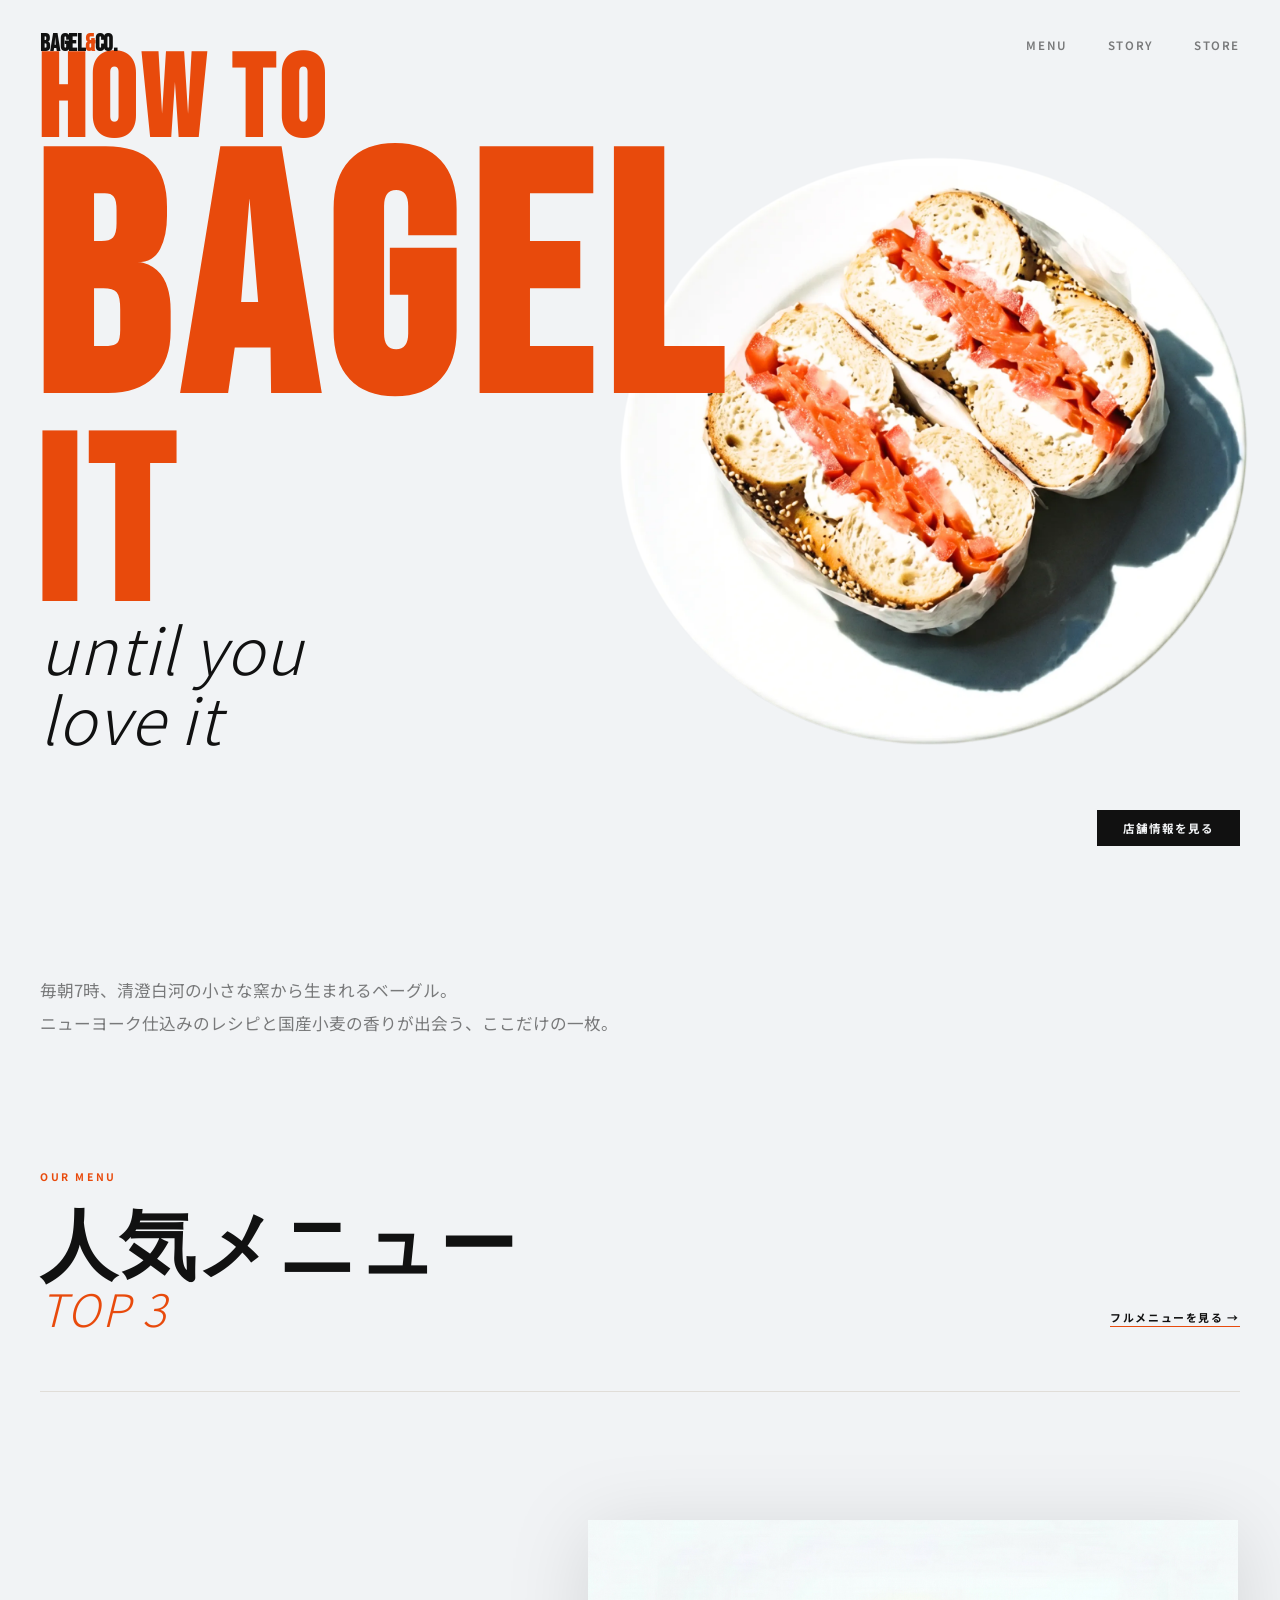
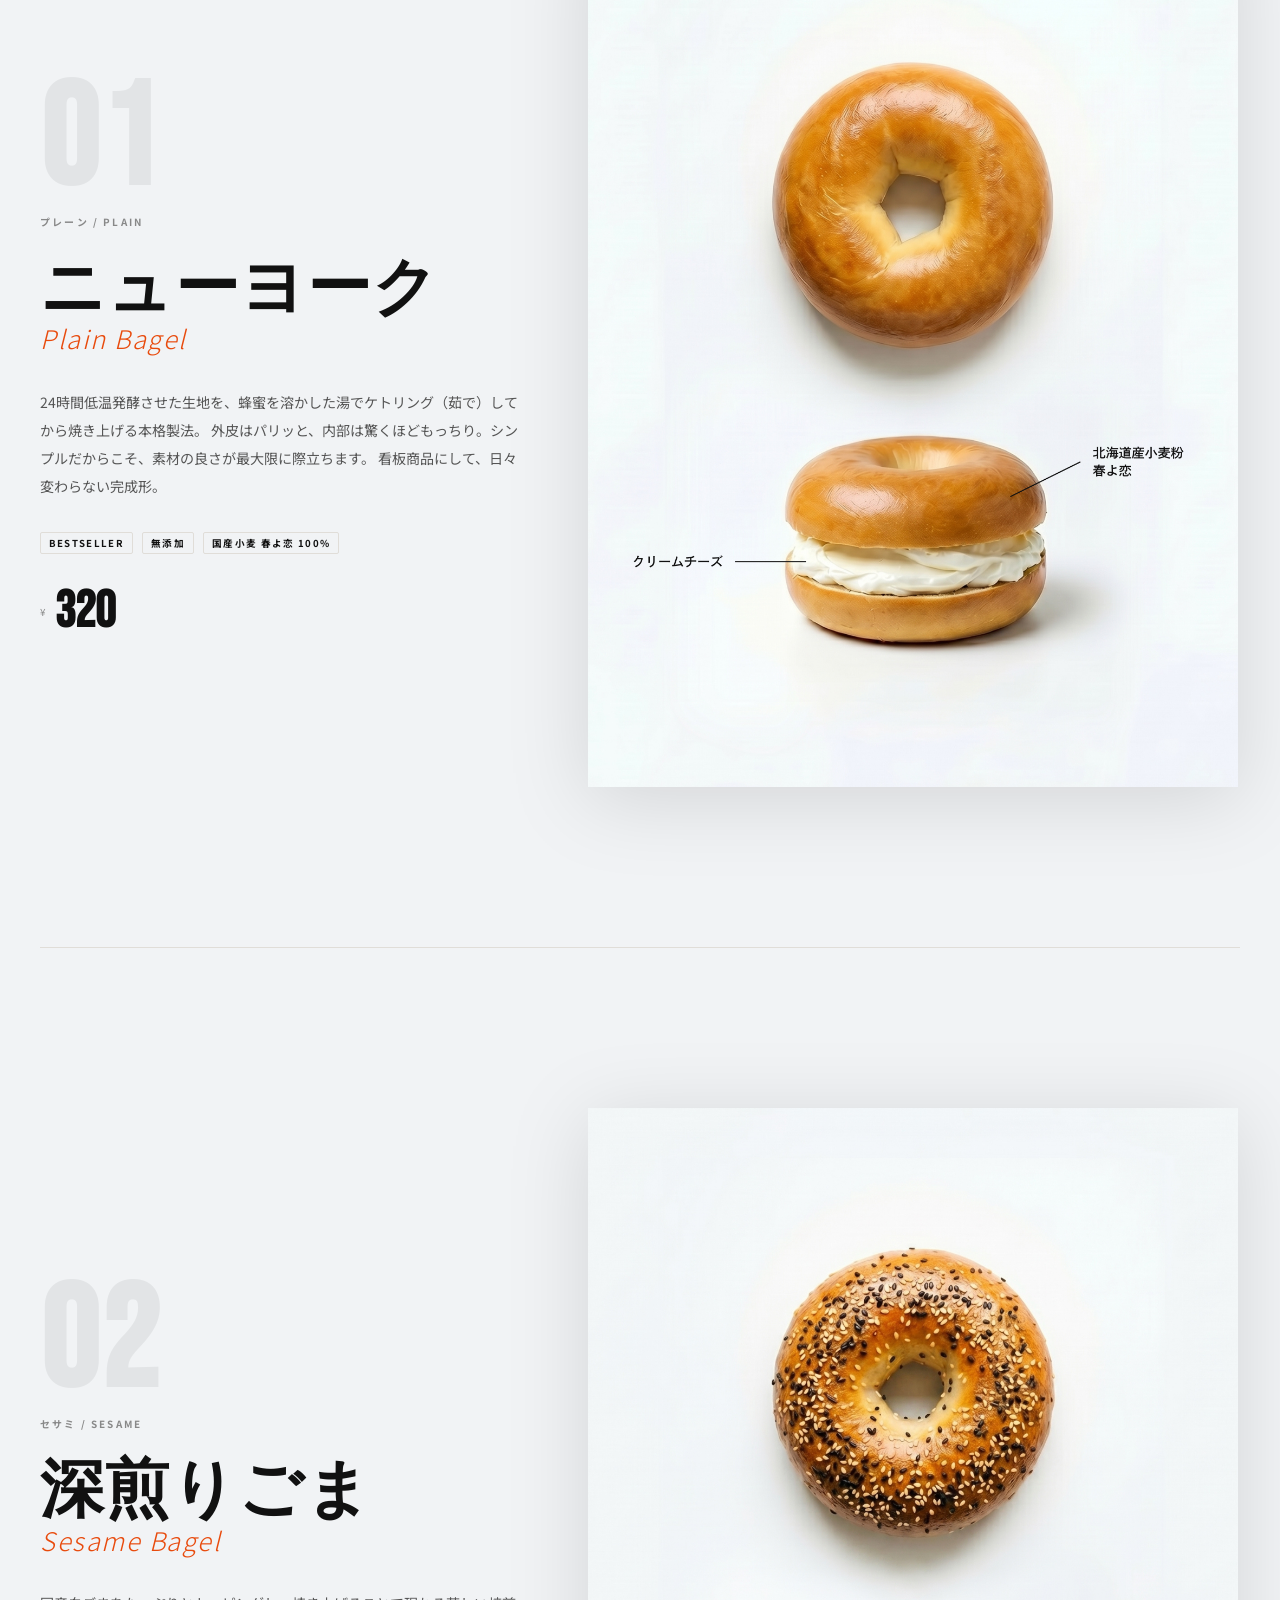
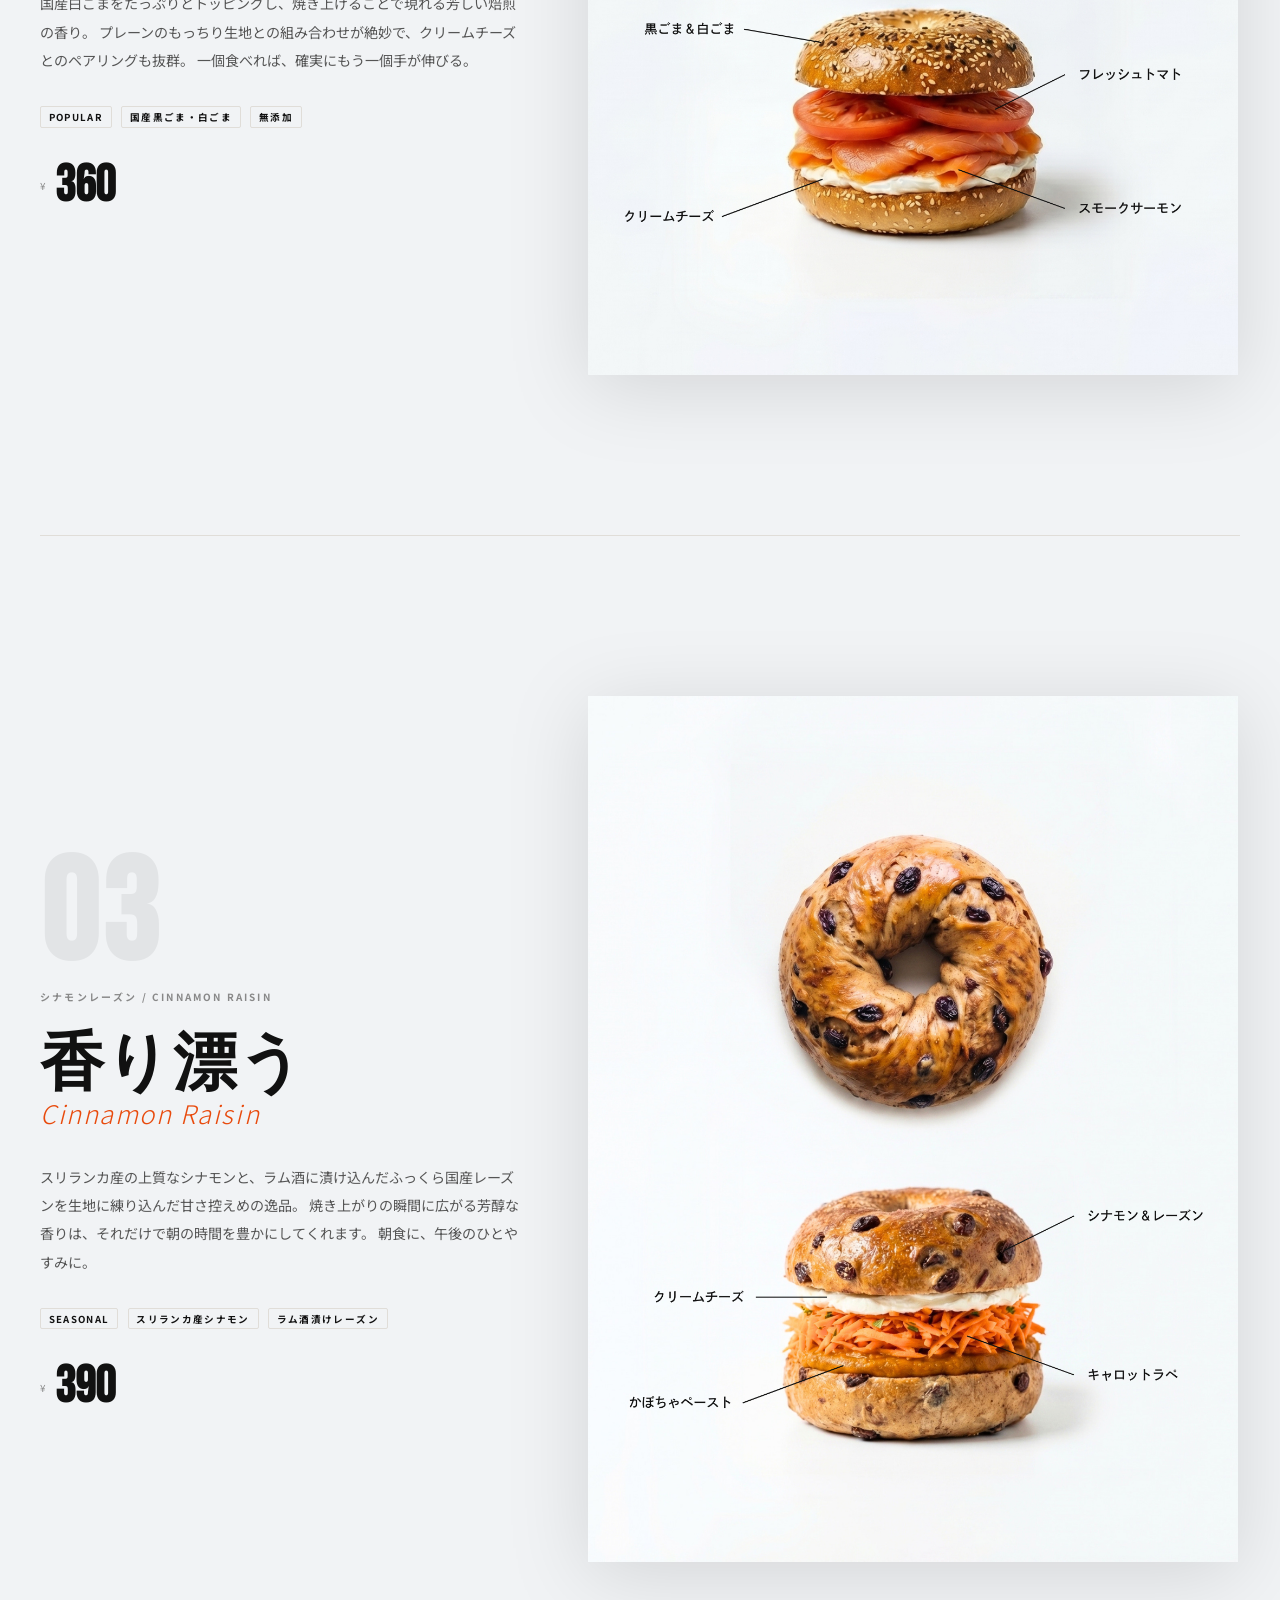
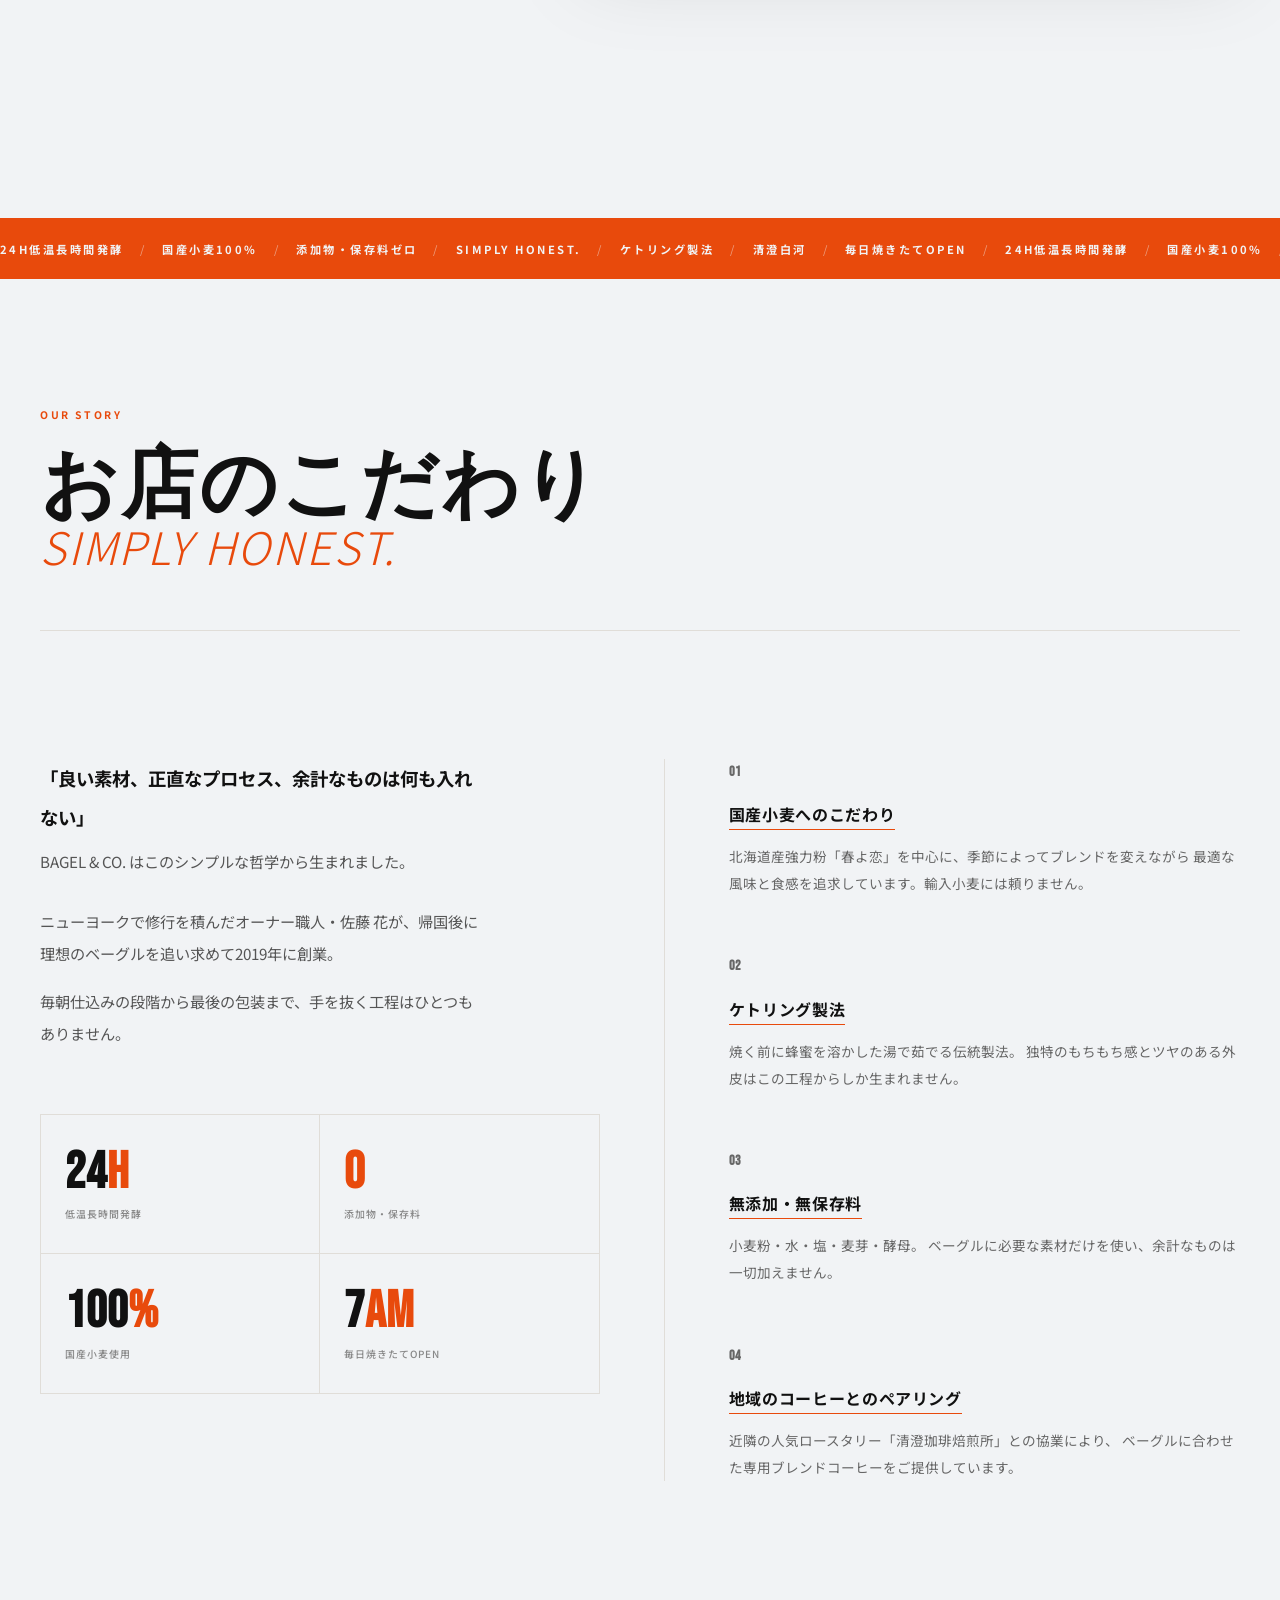
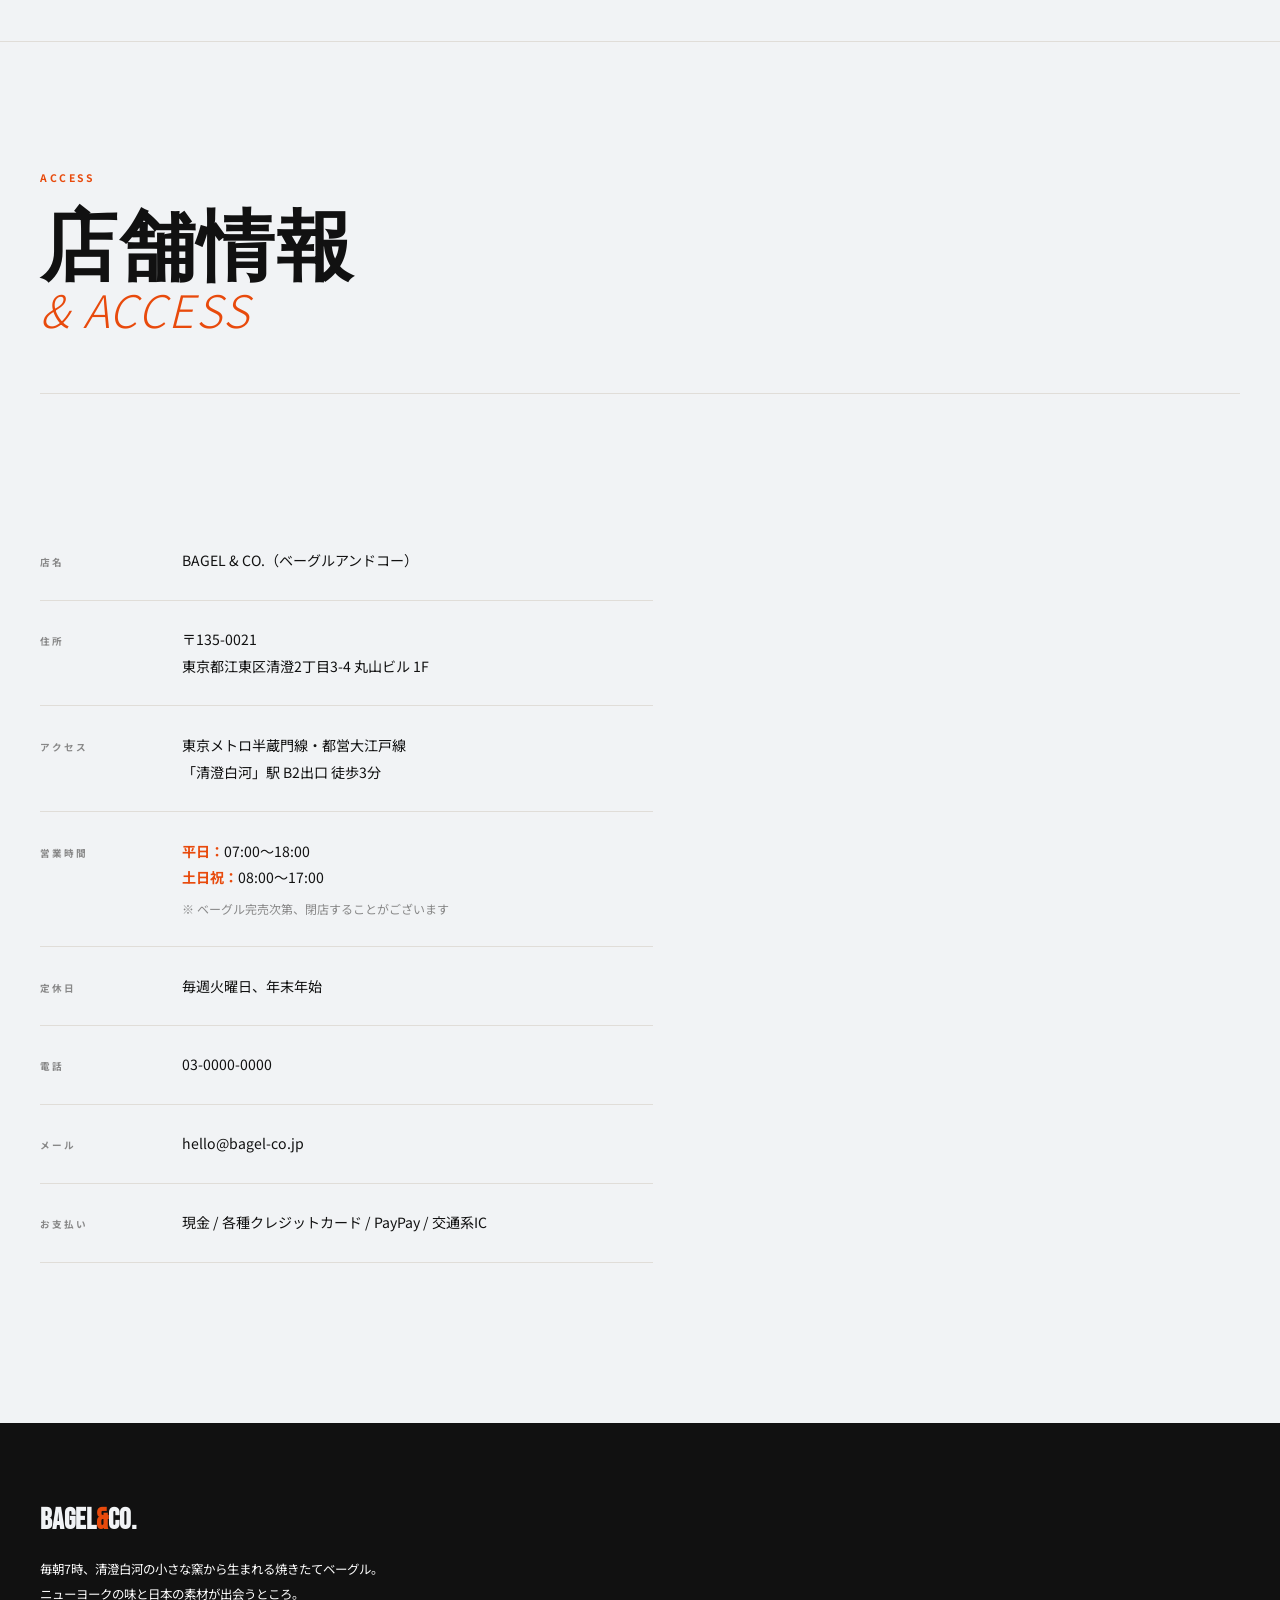
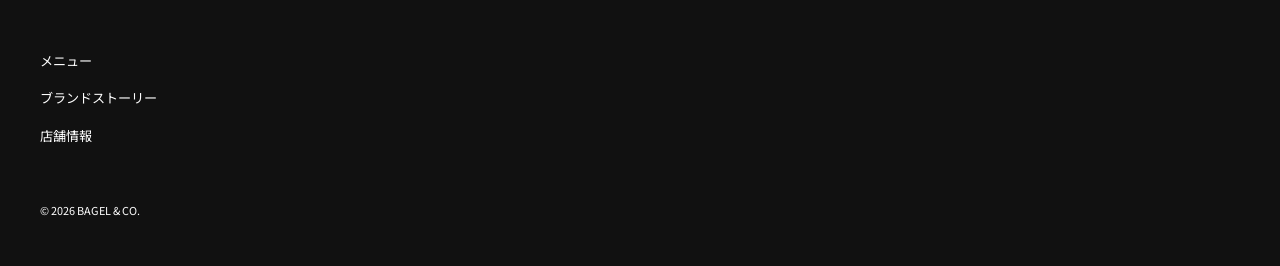
<file: index.html>
<!DOCTYPE html>
<html lang="ja">

<head>
  <meta charset="UTF-8">
  <meta name="viewport" content="width=device-width, initial-scale=1.0">
  <title>BAGEL &amp; CO. — 東京・清澄白河の本格ベーグル専門店</title>

  <!-- SEO Meta -->
  <meta name="description" content="東京・清澄白河発。毎朝焼きたての本格ニューヨークスタイルベーグル。プレーンからセサミ、シナモンレーズンまで、素材を生かしたこだわりの一品を。">
  <link rel="canonical" href="https://bagel-and-co.example.co.jp/">

  <!-- OGP -->
  <meta property="og:title" content="BAGEL &amp; CO. — 東京・清澄白河の本格ベーグル専門店">
  <meta property="og:description" content="毎朝焼きたて。ニューヨークスタイルの本格ベーグルを清澄白河からお届けします。">
  <meta property="og:type" content="website">
  <meta property="og:url" content="https://bagel-and-co.example.co.jp/">
  <meta property="og:image" content="https://bagel-and-co.example.co.jp/img/ogp.jpg">
  <meta property="og:locale" content="ja_JP">
  <meta property="og:site_name" content="BAGEL &amp; CO.">

  <!-- Twitter Card -->
  <meta name="twitter:card" content="summary_large_image">
  <meta name="twitter:title" content="BAGEL &amp; CO. — 東京・清澄白河の本格ベーグル専門店">
  <meta name="twitter:description" content="毎朝焼きたて。ニューヨークスタイルの本格ベーグルを清澄白河からお届けします。">
  <meta name="twitter:image" content="https://bagel-and-co.example.co.jp/img/ogp.jpg">

  <link rel="stylesheet" href="css/style.css">

  <!-- JSON-LD: Bakery -->
  <script type="application/ld+json">
  {
    "@context": "https://schema.org",
    "@type": "Bakery",
    "name": "BAGEL & CO.",
    "url": "https://bagel-and-co.example.co.jp/",
    "description": "東京・清澄白河発の本格ニューヨークスタイルベーグル専門店。毎朝丁寧に手焼きした本格ベーグルをご提供します。",
    "address": {
      "@type": "PostalAddress",
      "streetAddress": "江東区清澄2丁目3-4",
      "addressLocality": "江東区",
      "addressRegion": "東京都",
      "postalCode": "135-0021",
      "addressCountry": "JP"
    },
    "telephone": "03-0000-0000",
    "email": "info@bagel-and-co.example.co.jp",
    "openingHoursSpecification": [
      {
        "@type": "OpeningHoursSpecification",
        "dayOfWeek": ["Monday","Tuesday","Wednesday","Thursday","Friday"],
        "opens": "07:00",
        "closes": "18:00"
      },
      {
        "@type": "OpeningHoursSpecification",
        "dayOfWeek": ["Saturday","Sunday"],
        "opens": "08:00",
        "closes": "17:00"
      }
    ],
    "servesCuisine": "Bagel",
    "priceRange": "¥¥"
  }
  </script>

  <!-- JSON-LD: WebPage -->
  <script type="application/ld+json">
  {
    "@context": "https://schema.org",
    "@type": "WebPage",
    "name": "BAGEL & CO. — 東京・清澄白河の本格ベーグル専門店",
    "url": "https://bagel-and-co.example.co.jp/",
    "description": "毎朝焼きたての本格ニューヨークスタイルベーグル専門店。プレーンからシナモンレーズンまで、素材にこだわったベーグルを清澄白河から。",
    "inLanguage": "ja",
    "isPartOf": { "@type": "WebSite", "name": "BAGEL & CO.", "url": "https://bagel-and-co.example.co.jp/" }
  }
  </script>

  <!-- JSON-LD: FAQPage -->
  <script type="application/ld+json">
  {
    "@context": "https://schema.org",
    "@type": "FAQPage",
    "mainEntity": [
      {
        "@type": "Question",
        "name": "ベーグルは毎日焼きたてですか？",
        "acceptedAnswer": {
          "@type": "Answer",
          "text": "はい。すべてのベーグルは毎朝店内の窯で焼き上げています。完売次第、当日の販売は終了となります。"
        }
      },
      {
        "@type": "Question",
        "name": "通信販売・お取り寄せはできますか？",
        "acceptedAnswer": {
          "@type": "Answer",
          "text": "現在、冷凍ベーグルのお取り寄せセットをオンラインショップにてご用意しています。"
        }
      }
    ]
  }
  </script>
</head>

<body>

  <!-- ===========================
       NAVIGATION
       =========================== -->
  <nav class="site-nav" id="site-nav" aria-label="メインナビゲーション">
    <div class="container nav-inner">
      <a href="index.html" class="nav-logo" aria-label="BAGEL &amp; CO. トップページへ">
        BAGEL<span>&amp;</span>CO.
      </a>

      <button class="menu-toggle" id="menu-toggle" aria-expanded="false" aria-controls="nav-links" aria-label="メニューを開く">
        <span></span>
        <span></span>
        <span></span>
      </button>

      <ul class="nav-links" id="nav-links" role="list">
        <li><a href="menu.html">MENU</a></li>
        <li><a href="#philosophy">STORY</a></li>
        <li><a href="#store">STORE</a></li>
      </ul>
    </div>
  </nav>


  <main>
    <!-- ===========================
         HERO
         =========================== -->
    <section class="hero" aria-label="メインビジュアル">
      <!-- SEO / Accessibility h1 (visually hidden) -->
      <h1 class="hero-h1">HOW TO BAGEL IT — until you love it</h1>

      <div class="container hero-content">
        <!-- LAYER 1: Typographic Lockup (z=5) -->
        <div class="hero-titles">
          <div class="hero-word hero-word-howto" aria-hidden="true">HOW TO</div>
          <div class="hero-word hero-word-bagel" aria-hidden="true">BAGEL</div>
          <div class="hero-word hero-word-it" aria-hidden="true">IT</div>
        </div>

        <!-- LAYER 3: Editorial Copy (z=6) -->
        <div class="hero-copy">
          <p class="hero-tagline">until you<br>love it</p>
        </div>

        <!-- LAYER 4: Actions (z=7) -->
        <div class="hero-actions">
          <a href="#store" class="btn-dark" id="hero-store-btn">店舗情報を見る</a>
        </div>
      </div>

      <!-- LAYER 2 (z=2): The hero photo — WebP primary / PNG fallback -->
      <picture class="hero-img">
        <source srcset="img/hero-bagel.webp" type="image/webp">
        <img src="img/hero-bagel.png" alt="看板ベーグルの断面写真" class="hero-main-img">
      </picture>
    </section>


    <!-- ===========================
         STATEMENT
         =========================== -->
    <section class="section-statement" aria-label="ステートメント">
      <div class="container statement-container" data-reveal>
        <p class="statement-txt">
          毎朝7時、清澄白河の小さな窯から生まれるベーグル。<br>
          ニューヨーク仕込みのレシピと国産小麦の香りが出会う、ここだけの一枚。
        </p>
      </div>
    </section>


    <!-- ===========================
         MENU
         =========================== -->
    <section class="section-menu" id="menu" aria-labelledby="menu-title">
      <div class="container">

        <!-- Section Header -->
        <header class="section-header menu-header-flex" data-reveal>
          <div>
            <p class="section-overline">OUR MENU</p>
            <h2 class="section-title" id="menu-title">
              人気メニュー<br><em>Top 3</em>
            </h2>
          </div>
          <a href="menu.html" class="menu-view-all" id="view-all-menu">フルメニューを見る →</a>
        </header>

        <!-- ── ITEM 01: Plain Bagel ── -->
        <article class="menu-item" data-reveal>
          <!-- Visual -->
          <div class="item-visual">
            <div class="item-img-top">
              <img src="img/plain-bagel.webp" alt="プレーンベーグル — 真上からのショットと断面カット">
            </div>
          </div>

          <!-- Copy -->
          <div class="item-copy">
            <p class="item-num" aria-hidden="true">01</p>
            <p class="item-subtitle">プレーン / PLAIN</p>
            <div>
              <p class="item-name-jp">ニューヨーク</p>
              <p class="item-name-en">Plain Bagel</p>
            </div>
            <p class="item-desc">
              24時間低温発酵させた生地を、蜂蜜を溶かした湯でケトリング（茹で）してから焼き上げる本格製法。
              外皮はパリッと、内部は驚くほどもっちり。シンプルだからこそ、素材の良さが最大限に際立ちます。
              看板商品にして、日々変わらない完成形。
            </p>
            <ul class="item-tags">
              <li class="item-tag">BESTSELLER</li>
              <li class="item-tag">無添加</li>
              <li class="item-tag">国産小麦 春よ恋 100%</li>
            </ul>
            <div class="item-ruler">
              <span>¥</span>
              <p class="item-price">320</p>
            </div>
          </div>
        </article>

        <hr class="menu-divider">

        <!-- ── ITEM 02: Sesame Bagel ── -->
        <article class="menu-item" data-reveal data-d="1">
          <!-- Visual -->
          <div class="item-visual">
            <div class="item-img-top">
              <img src="img/sesame-bagel.webp" alt="セサミベーグル — 真上からのショットと断面カット">
            </div>
          </div>

          <!-- Copy -->
          <div class="item-copy">
            <p class="item-num" aria-hidden="true">02</p>
            <p class="item-subtitle">セサミ / SESAME</p>
            <div>
              <p class="item-name-jp">深煎りごま</p>
              <p class="item-name-en">Sesame Bagel</p>
            </div>
            <p class="item-desc">
              国産白ごまをたっぷりとトッピングし、焼き上げることで現れる芳しい焙煎の香り。
              プレーンのもっちり生地との組み合わせが絶妙で、クリームチーズとのペアリングも抜群。
              一個食べれば、確実にもう一個手が伸びる。
            </p>
            <ul class="item-tags">
              <li class="item-tag">POPULAR</li>
              <li class="item-tag">国産黒ごま・白ごま</li>
              <li class="item-tag">無添加</li>
            </ul>
            <div class="item-ruler">
              <span>¥</span>
              <p class="item-price">360</p>
            </div>
          </div>
        </article>

        <hr class="menu-divider">

        <!-- ── ITEM 03: Cinnamon Raisin ── -->
        <article class="menu-item" data-reveal data-d="1">
          <!-- Visual -->
          <div class="item-visual">
            <div class="item-img-top">
              <img src="img/cinnamon-raisin-bagel.webp" alt="シナモンレーズンベーグル — 真上からのショットと断面カット">
            </div>
          </div>

          <!-- Copy -->
          <div class="item-copy">
            <p class="item-num" aria-hidden="true">03</p>
            <p class="item-subtitle">シナモンレーズン / CINNAMON RAISIN</p>
            <div>
              <p class="item-name-jp">香り漂う</p>
              <p class="item-name-en">Cinnamon Raisin</p>
            </div>
            <p class="item-desc">
              スリランカ産の上質なシナモンと、ラム酒に漬け込んだふっくら国産レーズンを生地に練り込んだ甘さ控えめの逸品。
              焼き上がりの瞬間に広がる芳醇な香りは、それだけで朝の時間を豊かにしてくれます。
              朝食に、午後のひとやすみに。
            </p>
            <ul class="item-tags">
              <li class="item-tag">SEASONAL</li>
              <li class="item-tag">スリランカ産シナモン</li>
              <li class="item-tag">ラム酒漬けレーズン</li>
            </ul>
            <div class="item-ruler">
              <span>¥</span>
              <p class="item-price">390</p>
            </div>
          </div>
        </article>

      </div><!-- /.container -->
    </section>


    <!-- ===========================
         PHILOSOPHY
         =========================== -->
    <section class="section-philosophy" id="philosophy" aria-labelledby="phil-title">

      <!-- Orange ticker bar -->
      <div class="phil-bar" aria-hidden="true">
        <div class="phil-bar-track">
          <!-- 複製用（1ブロック目） -->
          <span>24H低温長時間発酵<b>/</b>国産小麦100%<b>/</b>添加物・保存料ゼロ<b>/</b>simply
            honest.<b>/</b>ケトリング製法<b>/</b>清澄白河<b>/</b>毎日焼きたてOPEN<b>/</b>24H低温長時間発酵<b>/</b>国産小麦100%<b>/</b>添加物・保存料ゼロ<b>/</b>simply
            honest.<b>/</b>ケトリング製法<b>/</b>清澄白河<b>/</b>毎日焼きたてOPEN<b>/</b>24H低温長時間発酵<b>/</b>国産小麦100%<b>/</b>添加物・保存料ゼロ<b>/</b>simply
            honest.<b>/</b>ケトリング製法<b>/</b>清澄白河<b>/</b>毎日焼きたてOPEN<b>/</b></span>
          <!-- 複製用（2ブロック目） -->
          <span>24H低温長時間発酵<b>/</b>国産小麦100%<b>/</b>添加物・保存料ゼロ<b>/</b>simply
            honest.<b>/</b>ケトリング製法<b>/</b>清澄白河<b>/</b>毎日焼きたてOPEN<b>/</b>24H低温長時間発酵<b>/</b>国産小麦100%<b>/</b>添加物・保存料ゼロ<b>/</b>simply
            honest.<b>/</b>ケトリング製法<b>/</b>清澄白河<b>/</b>毎日焼きたてOPEN<b>/</b>24H低温長時間発酵<b>/</b>国産小麦100%<b>/</b>添加物・保存料ゼロ<b>/</b>simply
            honest.<b>/</b>ケトリング製法<b>/</b>清澄白河<b>/</b>毎日焼きたてOPEN<b>/</b></span>
        </div>
      </div>

      <div class="container">

        <!-- Section Header — MENU と同じ全幅レイアウト -->
        <header class="section-header" data-reveal>
          <p class="section-overline">OUR STORY</p>
          <h2 class="section-title" id="phil-title">
            お店のこだわり<br><em>Simply honest.</em>
          </h2>
        </header>

        <div class="phil-grid">

          <!-- Left: lead + stats -->
          <div class="phil-left" data-reveal>
            <div class="phil-lead-content">
              <p class="phil-lead-primary">「良い素材、正直なプロセス、余計なものは何も入れない」</p>
              <p class="phil-lead-secondary">BAGEL &amp; CO. はこのシンプルな哲学から生まれました。</p>
              <p class="phil-lead-text">
                ニューヨークで修行を積んだオーナー職人・佐藤 花が、帰国後に理想のベーグルを追い求めて2019年に創業。
              </p>
              <p class="phil-lead-text">
                毎朝仕込みの段階から最後の包装まで、手を抜く工程はひとつもありません。
              </p>
            </div>

            <!-- Stats grid — bold numbers like bagel3 -->
            <div class="phil-stats" aria-label="こだわりの数字">
              <div class="phil-stat" data-reveal data-d="1">
                <p class="phil-stat-num">24<em>H</em></p>
                <p class="phil-stat-label">低温長時間発酵</p>
              </div>
              <div class="phil-stat" data-reveal data-d="2">
                <p class="phil-stat-num"><em>0</em></p>
                <p class="phil-stat-label">添加物・保存料</p>
              </div>
              <div class="phil-stat" data-reveal data-d="3">
                <p class="phil-stat-num">100<em>%</em></p>
                <p class="phil-stat-label">国産小麦使用</p>
              </div>
              <div class="phil-stat" data-reveal data-d="4">
                <p class="phil-stat-num">7<em>AM</em></p>
                <p class="phil-stat-label">毎日焼きたてOPEN</p>
              </div>
            </div>
          </div>

          <!-- Right: four items -->
          <div class="phil-right" data-reveal data-d="2">
            <div class="phil-item">
              <p class="phil-item-num" aria-hidden="true">01</p>
              <h3>国産小麦へのこだわり</h3>
              <p>
                北海道産強力粉「春よ恋」を中心に、季節によってブレンドを変えながら
                最適な風味と食感を追求しています。輸入小麦には頼りません。
              </p>
            </div>
            <div class="phil-item">
              <p class="phil-item-num" aria-hidden="true">02</p>
              <h3>ケトリング製法</h3>
              <p>
                焼く前に蜂蜜を溶かした湯で茹でる伝統製法。
                独特のもちもち感とツヤのある外皮はこの工程からしか生まれません。
              </p>
            </div>
            <div class="phil-item">
              <p class="phil-item-num" aria-hidden="true">03</p>
              <h3>無添加・無保存料</h3>
              <p>
                小麦粉・水・塩・麦芽・酵母。
                ベーグルに必要な素材だけを使い、余計なものは一切加えません。
              </p>
            </div>
            <div class="phil-item">
              <p class="phil-item-num" aria-hidden="true">04</p>
              <h3>地域のコーヒーとのペアリング</h3>
              <p>
                近隣の人気ロースタリー「清澄珈琲焙煎所」との協業により、
                ベーグルに合わせた専用ブレンドコーヒーをご提供しています。
              </p>
            </div>
          </div>

        </div>
      </div>
    </section>


    <!-- ===========================
         STORE INFO
         =========================== -->
    <section class="section-store" id="store" aria-labelledby="store-title">
      <div class="container">

        <header class="section-header" data-reveal>
          <p class="section-overline">ACCESS</p>
          <h2 class="section-title" id="store-title">
            店舗情報<br><em>&amp; Access</em>
          </h2>
        </header>

        <div class="store-body">
          <!-- Table -->
          <dl class="store-table" data-reveal>
            <div class="store-row">
              <dt>店名</dt>
              <dd>BAGEL &amp; CO.（ベーグルアンドコー）</dd>
            </div>
            <div class="store-row">
              <dt>住所</dt>
              <dd>
                〒135-0021<br>
                東京都江東区清澄2丁目3-4 丸山ビル 1F
              </dd>
            </div>
            <div class="store-row">
              <dt>アクセス</dt>
              <dd>
                東京メトロ半蔵門線・都営大江戸線<br>
                「清澄白河」駅 B2出口 徒歩3分
              </dd>
            </div>
            <div class="store-row">
              <dt>営業時間</dt>
              <dd>
                <strong>平日：</strong>07:00〜18:00<br>
                <strong>土日祝：</strong>08:00〜17:00
                <p class="store-note">※ ベーグル完売次第、閉店することがございます</p>
              </dd>
            </div>
            <div class="store-row">
              <dt>定休日</dt>
              <dd>毎週火曜日、年末年始</dd>
            </div>
            <div class="store-row">
              <dt>電話</dt>
              <dd>03-0000-0000</dd>
            </div>
            <div class="store-row">
              <dt>メール</dt>
              <dd>hello@bagel-co.jp</dd>
            </div>
            <div class="store-row">
              <dt>お支払い</dt>
              <dd>現金 / 各種クレジットカード / PayPay / 交通系IC</dd>
            </div>
          </dl>

          <!-- Map -->
          <div class="map-wrap" data-reveal data-d="1">
            <iframe title="BAGEL &amp; CO. のアクセスマップ"
              src="https://www.google.com/maps/embed?pb=!1m18!1m12!1m3!1d3240.8313885068994!2d139.7933906757521!3d35.68138467258709!2m3!1f0!2f0!3f0!3m2!1i1024!2i768!4f13.1!3m3!1m2!1s0x6018893e52ebdf2f%3A0xc1076cc69a1f714d!2z44CSMTM1LTAwMjQg5p2x5Lqs6YO95rGf5p2x5Yy65riF5r6k77yS5LiB55uu77yT4oiS77y0IOWNseWxseODkOODqw!5e0!3m2!1sja!2sjp!4v1744885311211!5m2!1sja!2sjp"
              allowfullscreen loading="lazy" referrerpolicy="no-referrer-when-downgrade"></iframe>
          </div>
        </div>

      </div>
    </section>
  </main>


  <!-- ===========================
       FOOTER
       =========================== -->
  <footer class="site-footer" aria-label="サイトフッター">
    <div class="container">
      <div class="footer-grid">
        <div class="footer-brand">
          <a href="/" class="footer-brand-logo" aria-label="BAGEL &amp; CO. トップへ">
            BAGEL<span>&amp;</span>CO.
          </a>
          <p>毎朝7時、清澄白河の小さな窯から生まれる焼きたてベーグル。<br>ニューヨークの味と日本の素材が出会うところ。</p>
        </div>
        <nav class="footer-col" aria-label="フッター情報">
          <ul>
            <li><a href="menu.html">メニュー</a></li>
            <li><a href="#philosophy">ブランドストーリー</a></li>
            <li><a href="#store">店舗情報</a></li>
          </ul>
        </nav>
      </div>
      <div class="footer-bottom">
        <p>© 2026 BAGEL &amp; CO.</p>
      </div>
    </div>
  </footer>

  <script src="js/main.js" defer></script>
</body>

</html>
</file>
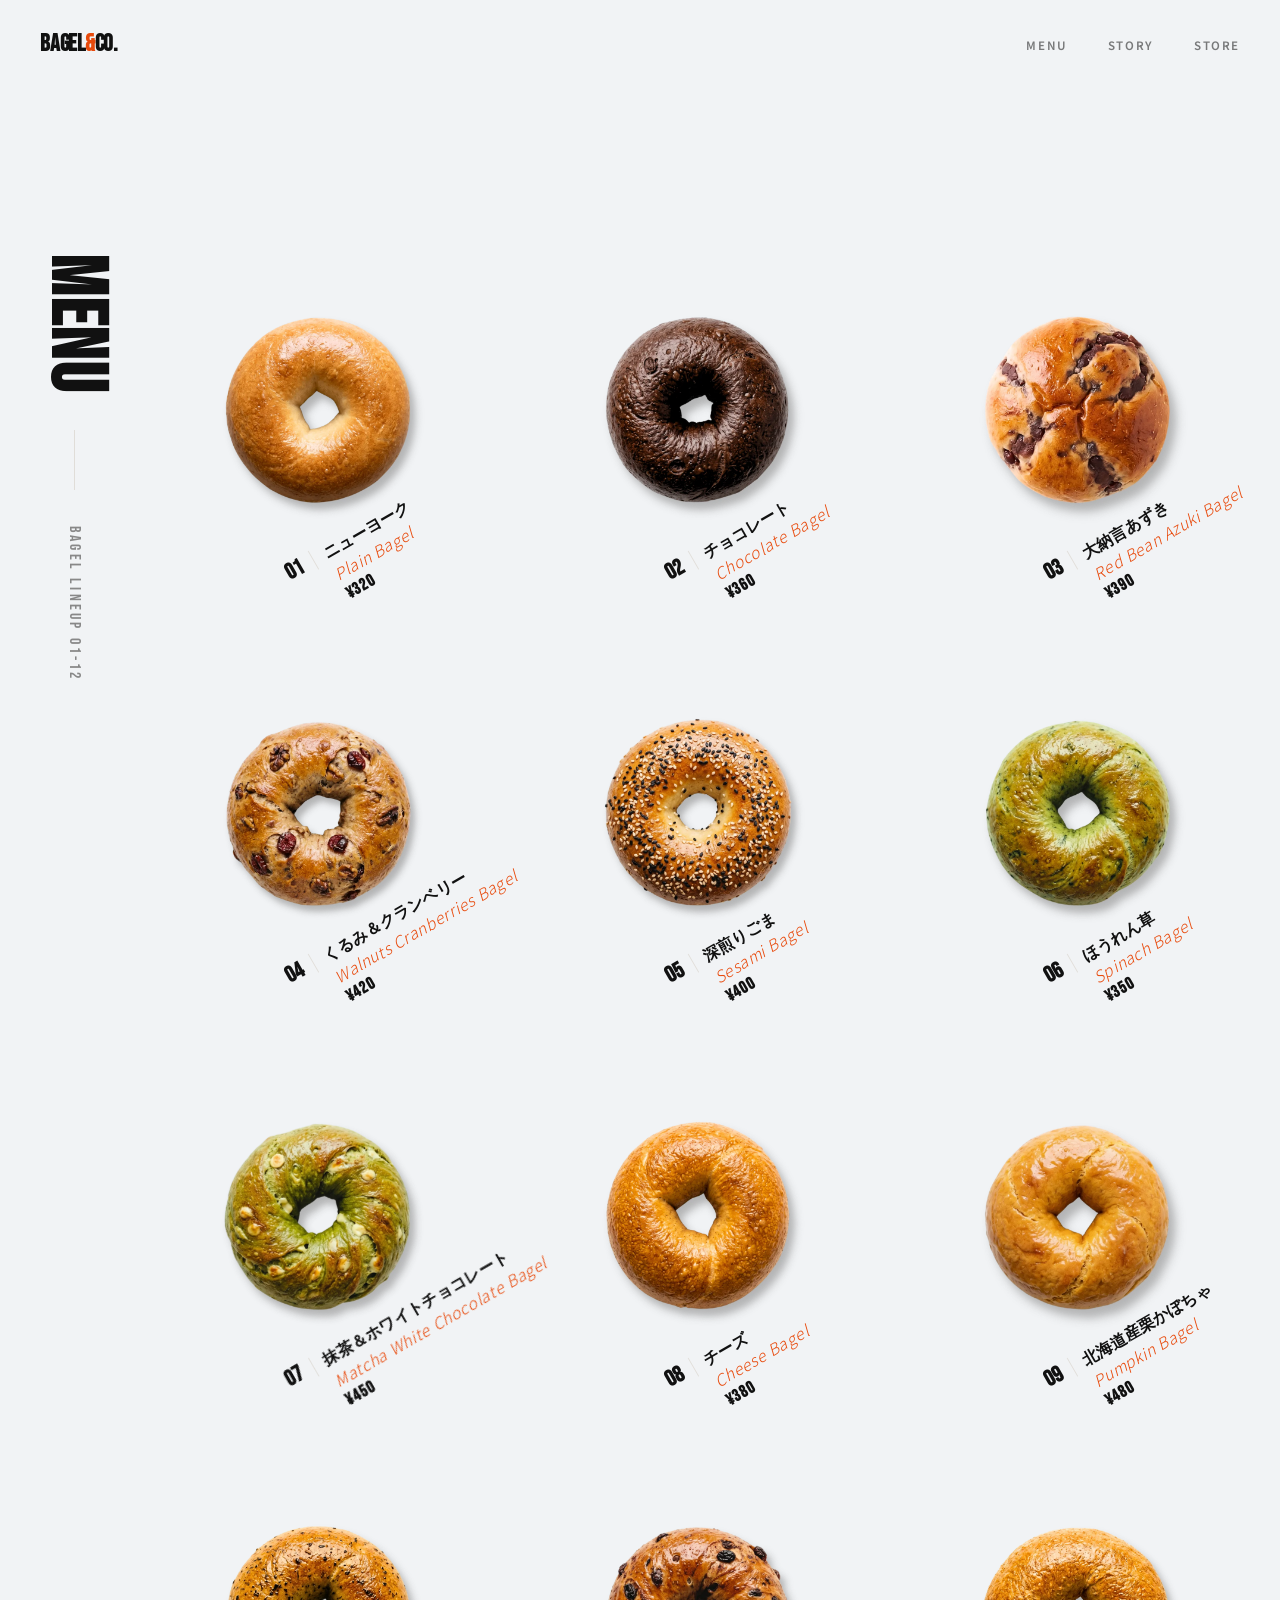
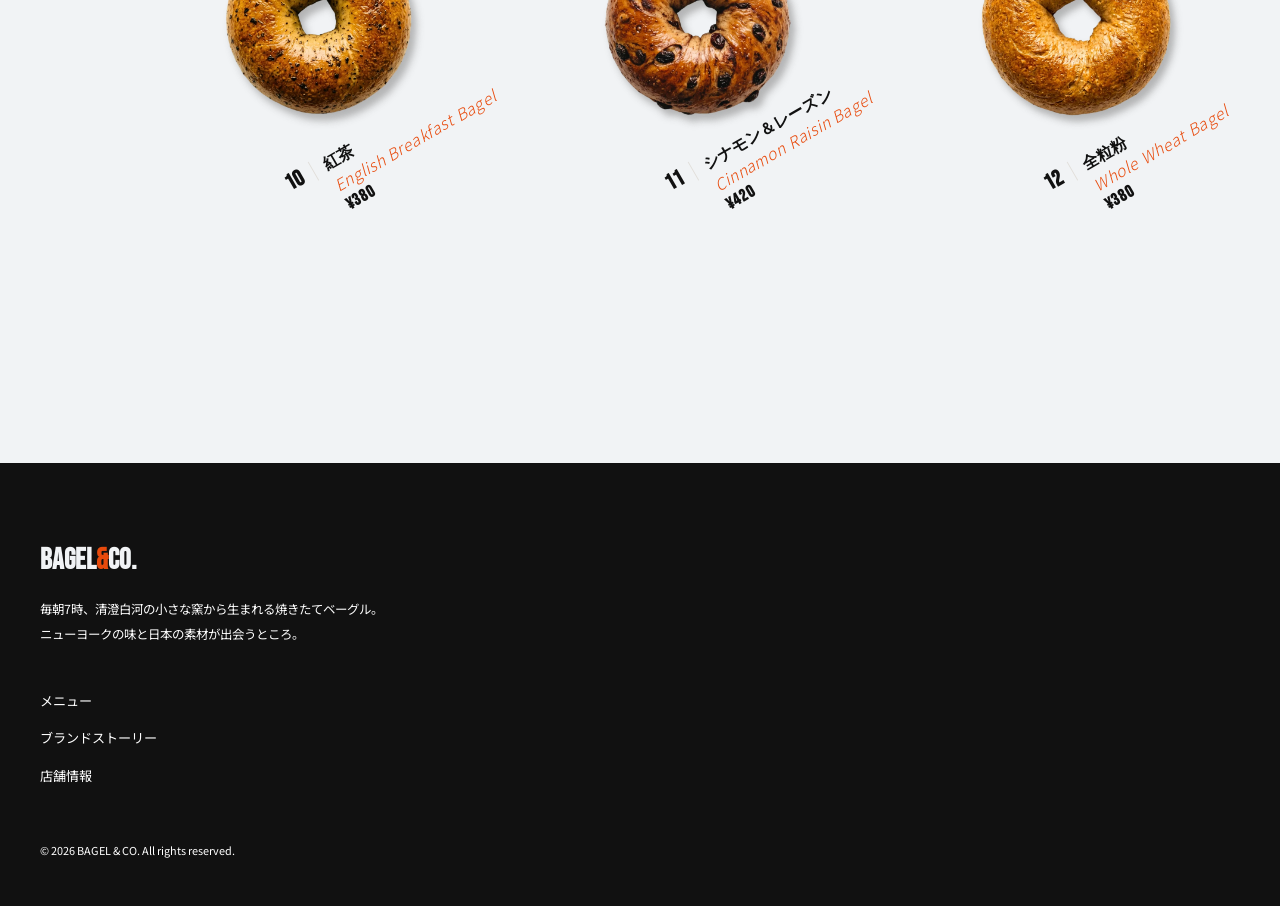
<file: menu.html>
<!DOCTYPE html>
<html lang="ja">

<head>
  <meta charset="UTF-8">
  <meta name="viewport" content="width=device-width, initial-scale=1.0">
  <title>MENU — BAGEL &amp; CO. 焼きたてベーグルのラインナップ</title>

  <!-- SEO Meta -->
  <meta name="description"
    content="BAGEL &amp; CO.の全メニュー。清澄白河で毎朝焼き上げる本格ニューヨークスタイルベーグル12種をご紹介。定番から季節限定メニューまでこだわりのラインナップ。">
  <link rel="canonical" href="https://bagel-and-co.example.co.jp/menu.html">

  <!-- OGP -->
  <meta property="og:title" content="MENU — BAGEL &amp; CO. 焼きたてベーグルのラインナップ">
  <meta property="og:description" content="東京・清澄白河発。毎朝焼きたての本格ベーグル12種類。こだわりの素材と製法で仕上げた自慢の味をご紹介します。">
  <meta property="og:type" content="website">
  <meta property="og:url" content="https://bagel-and-co.example.co.jp/menu.html">
  <meta property="og:image" content="https://bagel-and-co.example.co.jp/img/sample.webp">
  <meta property="og:locale" content="ja_JP">
  <meta property="og:site_name" content="BAGEL &amp; CO.">

  <!-- Twitter Card -->
  <meta name="twitter:card" content="summary_large_image">
  <meta name="twitter:title" content="MENU — BAGEL &amp; CO. 焼きたてベーグルのラインナップ">
  <meta name="twitter:description" content="東京・清澄白河発。毎朝焼きたての本格ベーグル12種類。こだわりの素材と製法で仕上げた自慢の味をご紹介します。">
  <meta name="twitter:image" content="https://bagel-and-co.example.co.jp/img/sample.webp">

  <link rel="stylesheet" href="css/style.css">

  <!-- JSON-LD: LocalBusiness (Bakery) -->
  <script type="application/ld+json">
  {
    "@context": "https://schema.org",
    "@type": "Bakery",
    "name": "BAGEL & CO.",
    "url": "https://bagel-and-co.example.co.jp/",
    "image": "https://bagel-and-co.example.co.jp/img/sample.webp",
    "address": {
      "@type": "PostalAddress",
      "streetAddress": "江東区清澄2丁目3-4",
      "addressLocality": "江東区",
      "addressRegion": "東京都",
      "postalCode": "135-0021",
      "addressCountry": "JP"
    },
    "telephone": "03-0000-0000"
  }
  </script>

  <!-- JSON-LD: WebPage -->
  <script type="application/ld+json">
  {
    "@context": "https://schema.org",
    "@type": "WebPage",
    "name": "MENU — BAGEL & CO. 焼きたてベーグルの全ラインナップ",
    "url": "https://bagel-and-co.example.co.jp/menu.html",
    "description": "BAGEL & CO.のベーグルメニュー一覧。素材にこだわった12種類のラインナップをご覧いただけます。",
    "isPartOf": { "@type": "WebSite", "name": "BAGEL & CO.", "url": "https://bagel-and-co.example.co.jp/" }
  }
  </script>
</head>

<body>

  <!-- ===========================
       NAVIGATION
       =========================== -->
  <nav class="site-nav" id="site-nav" aria-label="メインナビゲーション">
    <div class="container nav-inner">
      <a href="index.html" class="nav-logo" aria-label="BAGEL &amp; CO. トップページへ">
        BAGEL<span>&amp;</span>CO.
      </a>

      <button class="menu-toggle" id="menu-toggle" aria-expanded="false" aria-controls="nav-links" aria-label="メニューを開く">
        <span></span>
        <span></span>
        <span></span>
      </button>

      <ul class="nav-links" id="nav-links" role="list">
        <li><a href="menu.html">MENU</a></li>
        <li><a href="index.html#philosophy">STORY</a></li>
        <li><a href="index.html#store">STORE</a></li>
      </ul>
    </div>
  </nav>

  <main>
    <section class="full-menu">
      <div class="container full-menu__container">
        <!-- 1. Left Sidebar Index -->
        <aside class="full-menu__sidebar">
          <div class="full-menu__index">
            <span class="full-menu__index-label">MENU</span>
            <span class="full-menu__index-line"></span>
            <span class="full-menu__index-sub">BAGEL LINEUP 01-12</span>
          </div>
        </aside>

        <!-- 2. Product Grid Layout -->
        <div class="full-menu__grid">
          <!-- Item 01 -->
          <article class="full-menu__item" data-reveal>
            <div class="full-menu__image-box">
              <img src="img/menu-01.webp" alt="ニューヨーク（プレーン）ベーグル">
            </div>
            <div class="full-menu__caption-row">
              <span class="full-menu__number">01</span>
              <span class="full-menu__sep">|</span>
              <div class="full-menu__text">
                <span class="full-menu__name-jp">ニューヨーク</span>
                <span class="full-menu__brand">Plain Bagel</span>
                <span class="full-menu__price">¥320</span>
              </div>
            </div>
          </article>

          <!-- Item 02 -->
          <article class="full-menu__item" data-reveal data-d="1">
            <div class="full-menu__image-box">
              <img src="img/menu-02.webp" alt="チョコレートベーグル">
            </div>
            <div class="full-menu__caption-row">
              <span class="full-menu__number">02</span>
              <span class="full-menu__sep">|</span>
              <div class="full-menu__text">
                <span class="full-menu__name-jp">チョコレート</span>
                <span class="full-menu__brand">Chocolate Bagel</span>
                <span class="full-menu__price">¥360</span>
              </div>
            </div>
          </article>

          <!-- Item 03 -->
          <article class="full-menu__item" data-reveal data-d="2">
            <div class="full-menu__image-box">
              <img src="img/menu-03.webp" alt="大納言あずきベーグル">
            </div>
            <div class="full-menu__caption-row">
              <span class="full-menu__number">03</span>
              <span class="full-menu__sep">|</span>
              <div class="full-menu__text">
                <span class="full-menu__name-jp">大納言あずき</span>
                <span class="full-menu__brand">Red Bean Azuki Bagel</span>
                <span class="full-menu__price">¥390</span>
              </div>
            </div>
          </article>

          <!-- Item 04 -->
          <article class="full-menu__item" data-reveal>
            <div class="full-menu__image-box">
              <img src="img/menu-04.webp" alt="くるみとクランベリーベーグル">
            </div>
            <div class="full-menu__caption-row">
              <span class="full-menu__number">04</span>
              <span class="full-menu__sep">|</span>
              <div class="full-menu__text">
                <span class="full-menu__name-jp">くるみ＆クランベリー</span>
                <span class="full-menu__brand">Walnuts Cranberries Bagel</span>
                <span class="full-menu__price">¥420</span>
              </div>
            </div>
          </article>

          <!-- Item 05 -->
          <article class="full-menu__item" data-reveal data-d="1">
            <div class="full-menu__image-box">
              <img src="img/menu-05.webp" alt="深煎りごまベーグル">
            </div>
            <div class="full-menu__caption-row">
              <span class="full-menu__number">05</span>
              <span class="full-menu__sep">|</span>
              <div class="full-menu__text">
                <span class="full-menu__name-jp">深煎りごま</span>
                <span class="full-menu__brand">Sesami Bagel</span>
                <span class="full-menu__price">¥400</span>
              </div>
            </div>
          </article>

          <!-- Item 06 -->
          <article class="full-menu__item" data-reveal data-d="2">
            <div class="full-menu__image-box">
              <img src="img/menu-06.webp" alt="ほうれん草ベーグル">
            </div>
            <div class="full-menu__caption-row">
              <span class="full-menu__number">06</span>
              <span class="full-menu__sep">|</span>
              <div class="full-menu__text">
                <span class="full-menu__name-jp">ほうれん草</span>
                <span class="full-menu__brand">Spinach Bagel</span>
                <span class="full-menu__price">¥350</span>
              </div>
            </div>
          </article>

          <!-- Item 07 -->
          <article class="full-menu__item" data-reveal>
            <div class="full-menu__image-box">
              <img src="img/menu-07.webp" alt="抹茶とホワイトチョコレートベーグル">
            </div>
            <div class="full-menu__caption-row">
              <span class="full-menu__number">07</span>
              <span class="full-menu__sep">|</span>
              <div class="full-menu__text">
                <span class="full-menu__name-jp">抹茶＆ホワイトチョコレート</span>
                <span class="full-menu__brand">Matcha White Chocolate Bagel</span>
                <span class="full-menu__price">¥450</span>
              </div>
            </div>
          </article>

          <!-- Item 08 -->
          <article class="full-menu__item" data-reveal data-d="1">
            <div class="full-menu__image-box">
              <img src="img/menu-08.webp" alt="チーズベーグル">
            </div>
            <div class="full-menu__caption-row">
              <span class="full-menu__number">08</span>
              <span class="full-menu__sep">|</span>
              <div class="full-menu__text">
                <span class="full-menu__name-jp">チーズ</span>
                <span class="full-menu__brand">Cheese Bagel</span>
                <span class="full-menu__price">¥380</span>
              </div>
            </div>
          </article>

          <!-- Item 09 -->
          <article class="full-menu__item" data-reveal data-d="2">
            <div class="full-menu__image-box">
              <img src="img/menu-09.webp" alt="北海道産栗かぼちゃベーグル">
            </div>
            <div class="full-menu__caption-row">
              <span class="full-menu__number">09</span>
              <span class="full-menu__sep">|</span>
              <div class="full-menu__text">
                <span class="full-menu__name-jp">北海道産栗かぼちゃ</span>
                <span class="full-menu__brand">Pumpkin Bagel</span>
                <span class="full-menu__price">¥480</span>
              </div>
            </div>
          </article>

          <!-- Item 10 -->
          <article class="full-menu__item" data-reveal>
            <div class="full-menu__image-box">
              <img src="img/menu-10.webp" alt="紅茶（イングリッシュブレックファースト）ベーグル">
            </div>
            <div class="full-menu__caption-row">
              <span class="full-menu__number">10</span>
              <span class="full-menu__sep">|</span>
              <div class="full-menu__text">
                <span class="full-menu__name-jp">紅茶</span>
                <span class="full-menu__brand">English Breakfast Bagel</span>
                <span class="full-menu__price">¥380</span>
              </div>
            </div>
          </article>

          <!-- Item 11 -->
          <article class="full-menu__item" data-reveal data-d="1">
            <div class="full-menu__image-box">
              <img src="img/menu-11.webp" alt="シナモンとレーズンベーグル">
            </div>
            <div class="full-menu__caption-row">
              <span class="full-menu__number">11</span>
              <span class="full-menu__sep">|</span>
              <div class="full-menu__text">
                <span class="full-menu__name-jp">シナモン＆レーズン</span>
                <span class="full-menu__brand">Cinnamon Raisin Bagel</span>
                <span class="full-menu__price">¥420</span>
              </div>
            </div>
          </article>

          <!-- Item 12 -->
          <article class="full-menu__item" data-reveal data-d="2">
            <div class="full-menu__image-box">
              <img src="img/menu-12.webp" alt="全粒粉ベーグル">
            </div>
            <div class="full-menu__caption-row">
              <span class="full-menu__number">12</span>
              <span class="full-menu__sep">|</span>
              <div class="full-menu__text">
                <span class="full-menu__name-jp">全粒粉</span>
                <span class="full-menu__brand">Whole Wheat Bagel</span>
                <span class="full-menu__price">¥380</span>
              </div>
            </div>
          </article>
        </div>
      </div>
    </section>
  </main>

  <!-- ===========================
       FOOTER
       =========================== -->
  <footer class="site-footer" aria-label="サイトフッター">
    <div class="container">
      <div class="footer-grid">
        <div class="footer-brand">
          <a href="index.html" class="footer-brand-logo" aria-label="BAGEL &amp; CO. トップへ">
            BAGEL<span>&amp;</span>CO.
          </a>
          <p>毎朝7時、清澄白河の小さな窯から生まれる焼きたてベーグル。<br>ニューヨークの味と日本の素材が出会うところ。</p>
        </div>
        <nav class="footer-col" aria-label="フッター情報">
          <ul>
            <li><a href="menu.html">メニュー</a></li>
            <li><a href="index.html#philosophy">ブランドストーリー</a></li>
            <li><a href="index.html#store">店舗情報</a></li>
          </ul>
        </nav>
      </div>
      <div class="footer-bottom">
        <p>© 2026 BAGEL &amp; CO. All rights reserved.</p>
      </div>
    </div>
  </footer>

  <script src="js/main.js" defer></script>
</body>

</html>
</file>
<file: css/style.css>
/* ===================================================
   BAGEL & CO. — Redesigned Stylesheet
   Base: #FFFFFF  |  Accent: #E84A0C  |  Dark: #111
   Design inspiration: bold editorial bakery posters
   =================================================== */

@import url('https://fonts.googleapis.com/css2?family=Bebas+Neue&family=Fredoka:wght@600;700&family=Noto+Sans+JP:wght@300;400;500;700;900&family=Inter:wght@300;400;500;700&display=swap');

/* ── Variables ── */
:root {
  --orange: #E84A0C;
  --white: #F1F3F5; /* Switched to a sophisticated cool-gray that perfectly matches the image backgrounds */
  --black: #111111;
  --muted: #888;
  --border: #E0DDD8;
  --ff-disp: 'Bebas Neue', 'Arial Black', sans-serif;
  --ff-pop: 'Fredoka', 'Noto Sans JP', sans-serif;
  --ff-body: 'Noto Sans JP', 'Inter', system-ui, sans-serif;
  --ease: cubic-bezier(0.4, 0, 0.2, 1);
  --max: 1440px;
  --site-gutter: 2.5rem; /* Standard site-wide horizontal margin */
}

/* ── Reset ── */
*,
*::before,
*::after {
  box-sizing: border-box;
  margin: 0;
  padding: 0;
}

html {
  scroll-behavior: smooth;
  font-size: 16px;
}

body {
  background: var(--white);
  color: var(--black);
  font-family: var(--ff-body);
  overflow-x: hidden;
  -webkit-font-smoothing: antialiased;
}

img {
  display: block;
  width: 100%;
}

a {
  text-decoration: none;
  color: inherit;
}

ul {
  list-style: none;
}

.container {
  width: min(var(--max), 100% - (var(--site-gutter) * 2));
  margin-inline: auto;
}

/* ====================================================
   NAVIGATION
   ==================================================== */
.site-nav {
  position: fixed;
  inset: 0 0 auto;
  z-index: 200;
  padding: 1.8rem 0;
  transition: padding .3s var(--ease), background .3s var(--ease);
}

.site-nav.scrolled {
  background: rgba(17, 17, 17, .94);
  backdrop-filter: blur(16px);
  padding: .8rem 0;
}

.nav-inner {
  display: flex;
  align-items: center;
  justify-content: space-between;
}

.nav-logo {
  font-family: var(--ff-disp);
  font-size: 1.5rem;
  font-weight: 900;
  color: var(--black);
  letter-spacing: -.01em;
  transition: color .3s;
}

.nav-logo span {
  color: var(--orange);
}

.site-nav.scrolled .nav-logo {
  color: var(--white);
}

.nav-links {
  display: flex;
  align-items: center;
  gap: 2.5rem;
}

.nav-links a {
  font-size: .72rem;
  font-weight: 600;
  letter-spacing: .14em;
  text-transform: uppercase;
  color: rgba(0, 0, 0, .5);
  transition: color .2s;
}

.site-nav.scrolled .nav-links a {
  color: var(--white);
}

.nav-links a:hover {
  color: var(--orange);
}

/* ── Menu Toggle Button (Mobile) ── */
.menu-toggle {
  display: none;
  flex-direction: column;
  justify-content: space-between;
  width: 24px;
  height: 18px;
  background: none;
  border: none;
  cursor: pointer;
  padding: 0;
  z-index: 300;
}

.menu-toggle span {
  display: block;
  width: 100%;
  height: 2px;
  background: var(--black);
  transition: transform .3s var(--ease), opacity .3s var(--ease);
}

.site-nav.scrolled .menu-toggle span {
  background: var(--white);
}

/* Open State animation */
.menu-toggle.is-active span:nth-child(1) {
  transform: translateY(8px) rotate(45deg);
}
.menu-toggle.is-active span:nth-child(2) {
  opacity: 0;
}
.menu-toggle.is-active span:nth-child(3) {
  transform: translateY(-8px) rotate(-45deg);
}


/* ====================================================
   HERO — white left / black right split
   Font: Fredoka (pop, rounded)
   Image: right panel with black CSS bg hides JPG transparency artifact
   ==================================================== */
.hero {
  position: relative;
  height: 100svh;
  min-height: 700px;
  background: var(--white);
  overflow: hidden; /* タイトル・画像が画面外にはみ出さないよう制御 */
}



/* Hero image — transparent WebP/PNG floats naturally on white bg */
.hero-img {
  position: absolute;
  z-index: 2;
  right: -2%;
  top: 50%;
  transform: translateY(-50%);
  width: 58%; /* Reverted to the original approved balance */
  max-width: 880px;
}

/* hero-img の 480px ルールは下部のブレイクポイントブロックへ統合 */

.hero-img img {
  width: 100%;
  height: auto;
  display: block;
}

.hero-content {
  position: relative;
  height: 100svh;
  pointer-events: none;
}

.hero-content > * {
  pointer-events: auto;
}

/* ──────────────────────────────────
   WORD LAYERS — Typographic Lockup
   ────────────────────────────────── */
.hero-titles {
  position: absolute;
  top: 6svh;
  left: 0;              /* Aligned to container edge */
  z-index: 5;
}

.hero-word {
  display: block;
  margin: 0;
  padding: 0;
  transform: translateX(-0.03em); /* Optical correction for Bebas Neue side bearings */
  font-family: var(--ff-disp);
  font-weight: 900;
  text-transform: uppercase;
  letter-spacing: .04em;
  line-height: 0.85;
  color: var(--orange);
  pointer-events: none;
  user-select: none;
}

/* Individual sizes ONLY */
.hero-word-howto { font-size: clamp(4rem,  9vw,  11rem); }
.hero-word-bagel { font-size: clamp(12rem, 26vw, 30rem); }
.hero-word-it    { font-size: clamp(8rem,  18vw, 22rem); }

/* ──────────────────────────────────
   COPY — Editorial Tagline
   ────────────────────────────────── */
.hero-copy {
  position: absolute;
  z-index: 6;
  left: 0;
  top: 68svh;
}

.hero-h1 {
  position: absolute;
  width: 1px;
  height: 1px;
  overflow: hidden;
  clip: rect(0, 0, 0, 0);
  white-space: nowrap;
}

.hero-tagline {
  font-family: var(--ff-body);
  font-weight: 300;
  font-style: italic;
  font-size: clamp(3rem, 5vw, 5rem);
  color: var(--black);
  line-height: 1.1;
  letter-spacing: .02em;
}


/* ──────────────────────────────────
   ACTIONS — Scroll indicator, etc.
   ────────────────────────────────── */
.hero-actions {
  position: absolute;
  z-index: 7;
  right: 0;             /* Aligned to container edge (end) */
  bottom: 6%;
  display: flex;
  flex-direction: column;
  align-items: flex-end;
  gap: 1.2rem;
}

.btn-dark {
  background: var(--black);
  color: var(--white);
  padding: .85em 2.2em;
  font-size: .72rem;
  font-weight: 700;
  letter-spacing: .1em;
  text-transform: uppercase;
  transition: background .2s, color .2s, transform .2s;
}

.btn-dark:hover {
  background: var(--orange);
  color: var(--white);
  transform: translateY(-2px);
}



/* ── hero bar removed — copy block has built-in gradient ── */


/* ====================================================
   MENU — white, editorial, vast images + annotations
   Inspired by bagel2.jpg (kanelsnegl layout)
   ==================================================== */
/* ====================================================
   COMMON SECTION HEADERS
   ==================================================== */
.section-statement {
  background: var(--white);
  padding: calc(clamp(3rem, 10vw, 10rem) - 6svh) 0 0;
  text-align: left;
  position: relative;
  z-index: 10;
}

.statement-txt {
  font-size: clamp(.95rem, 1.3vw, 1.15rem);
  color: rgba(0, 0, 0, .5);
  line-height: 2;
}

.section-header {
  border-bottom: 1px solid var(--border);
  padding-bottom: 4rem;
  margin-bottom: 8rem;
}

.section-overline {
  display: block;
  margin-bottom: 2rem; /* Expanded for better vertical rhythm, matching item names */
  font-size: .65rem;
  font-weight: 700;
  letter-spacing: .25em;
  text-transform: uppercase;
  color: var(--orange);
}

.section-title {
  font-family: var(--ff-disp);
  font-size: clamp(3.2rem, 6vw, 6.4rem);
  font-weight: 900;
  line-height: .88;
  letter-spacing: .02em;
  text-transform: uppercase;
  color: var(--black);
}

.section-title em {
  font-family: var(--ff-body);
  font-style: italic;
  font-size: clamp(1.8rem, 3.5vw, 4.2rem);
  font-weight: 300;
  color: var(--orange);
  display: block;
  letter-spacing: .04em;
  margin-top: .3rem;
}

/* ──────────────────────────────────
   MENU Specifics
   ────────────────────────────────── */
.section-menu {
  background: var(--white);
  padding: clamp(3rem, 10vw, 10rem) 0 clamp(3rem, 8vw, 6rem);
}

.menu-header-flex {
  display: flex;
  justify-content: space-between;
  align-items: flex-end;
  gap: 2rem;
  flex-wrap: wrap;
}

.menu-view-all {
  font-size: .68rem;
  font-weight: 700;
  letter-spacing: .15em;
  text-transform: uppercase;
  color: var(--black);
  border-bottom: 1.5px solid var(--orange);
  padding-bottom: .15em;
  transition: color .2s;
  align-self: flex-end;
}

.menu-view-all:hover {
  color: var(--orange);
}

/* ── Item layout: alternates left/right ── */
.menu-item {
  display: grid;
  grid-template-columns: 1.15fr 0.85fr;
  gap: 4rem;
  align-items: center;
  padding-bottom: 10rem;
  position: relative;
}

.menu-item:nth-child(even) {
  direction: rtl;
}

.menu-item:nth-child(even)>* {
  direction: ltr;
}

/* Product image column */
.item-visual {
  position: relative;
}

/* The product image — single combined shot */
.item-img-top {
  position: relative;
  width: 100%;
  max-width: 650px;
  margin: 0 auto;
}

.item-img-top img {
  width: 100%;
  height: auto;
  display: block;
  filter: drop-shadow(0 12px 40px rgba(0, 0, 0, .12));
}

/* Product copy column */
.item-copy {
  display: flex;
  flex-direction: column;
  gap: 2rem;
}

.item-num {
  font-family: var(--ff-disp);
  font-size: 9rem;
  font-weight: 900;
  line-height: 1;
  color: rgba(0, 0, 0, 0.06); /* Adjusted for better visibility on #F1F3F5 */
  letter-spacing: .02em;
  user-select: none;
  margin-bottom: -2rem;
}

.item-subtitle {
  font-size: .62rem;
  font-weight: 700;
  letter-spacing: .22em;
  text-transform: uppercase;
  color: var(--muted);
}

.item-name-jp {
  font-family: var(--ff-disp);
  font-size: clamp(2.8rem, 5vw, 5.5rem);
  font-weight: 900;
  line-height: .92;
  letter-spacing: .02em;
  text-transform: uppercase;
  color: var(--black);
}

.item-name-en {
  font-family: var(--ff-body);
  font-size: clamp(1.2rem, 2vw, 1.8rem);
  font-weight: 300;
  font-style: italic;
  line-height: 1.4;
  color: var(--orange);
  letter-spacing: .06em;
}

.item-desc {
  font-size: .88rem;
  line-height: 2;
  color: #555;
  max-width: 100%;
}

/* Feature tags list */
.item-tags {
  display: flex;
  flex-wrap: wrap;
  gap: .6rem;
}

.item-tag {
  font-size: .6rem;
  font-weight: 700;
  letter-spacing: .14em;
  text-transform: uppercase;
  color: var(--black);
  border: 1.5px solid var(--border);
  border-radius: 2px;
  padding: .3em .8em;
}

.item-price {
  font-family: var(--ff-disp);
  font-size: 3.2rem;
  font-weight: 900;
  color: var(--black);
  line-height: 1;
}

.item-price sup {
  font-size: 1.2rem;
  font-weight: 400;
  vertical-align: super;
  font-family: var(--ff-body);
}

/* Dotted size ruler */
.item-ruler {
  display: flex;
  align-items: center;
  gap: .5rem;
}

.item-ruler span {
  font-size: .62rem;
  letter-spacing: .1em;
  color: var(--muted);
}

.ruler-dots {
  flex: 1;
  height: 0;
  border-bottom: 1.5px dotted var(--border);
  max-width: 120px;
}

/* Divider between items */
.menu-divider {
  border: none;
  border-top: 1px solid var(--border);
  margin-bottom: 10rem;
}


/* ====================================================
   PHILOSOPHY — white base, bold type, large numbers
   ==================================================== */
.section-philosophy {
  background: var(--white);
  padding: 0 0 10rem;
  overflow: hidden;
}

/* Full-width orange accent bar at top */
.phil-bar {
  background: var(--orange);
  padding: 1.4rem 0;
  overflow: hidden;
  margin-bottom: 8rem;
}

.phil-bar-track {
  display: flex;
  width: max-content;
  animation: ticker 40s linear infinite;
}

@keyframes ticker {
  0% {
    transform: translateX(0);
  }
  100% {
    transform: translateX(-50%);
  }
}

.phil-bar-track span {
  font-size: .7rem;
  font-weight: 700;
  letter-spacing: .22em;
  text-transform: uppercase;
  color: var(--white);
  white-space: nowrap;
  padding-right: 3rem;
}

.phil-bar-track span b {
  opacity: .5;
  padding: 0 1rem;
  font-weight: 400;
}

.phil-grid {
  display: grid;
  grid-template-columns: 1.1fr 0.9fr; /* Slightly adjust ratio for better balance with zero padding */
  gap: 4rem; /* Use clear gaps instead of individual padding */
}

.phil-left {
  border-right: 1px solid var(--border);
  padding-right: 4rem; /* Restored to original approved value */
}

/* PHILOSOPHY - content classes remain, headers unified */
.phil-lead-content {
  max-width: 80%;
  margin-bottom: 4rem;
  line-height: 2.1;
  color: #555;
  font-size: .95rem;
}

.phil-lead-primary {
  font-family: var(--ff-body);
  font-weight: 700;
  color: var(--black);
  font-size: 1.15rem;
  margin-bottom: 0.6rem;
}

.phil-lead-secondary {
  margin-bottom: 1.8rem;
}

.phil-lead-text {
  margin-bottom: 1rem;
}

/* Bold stats grid — like bagel3.jpg number blocks */
.phil-stats {
  display: grid;
  grid-template-columns: 1fr 1fr;
  gap: 0;
  border-top: 1px solid var(--border);
  border-left: 1px solid var(--border);
}

.phil-stat {
  padding: 2rem 1.5rem;
  border-right: 1px solid var(--border);
  border-bottom: 1px solid var(--border);
}

.phil-stat-num {
  font-family: var(--ff-disp);
  font-size: clamp(2.5rem, 4vw, 4.5rem);
  font-weight: 900;
  line-height: 1;
  color: var(--black);
  letter-spacing: .02em;
  margin-bottom: .5rem;
}

.phil-stat-num em {
  color: var(--orange);
  font-style: normal;
}

.phil-stat-label {
  font-size: .62rem;
  font-weight: 500;
  letter-spacing: .1em;
  color: var(--muted);
}

.phil-right {
  display: flex;
  flex-direction: column;
  gap: 3.5rem;
}

.phil-item {}

.phil-item-num {
  font-family: var(--ff-disp);
  font-size: 5rem;
  font-weight: 900;
  line-height: 1;
  color: rgba(0, 0, 0, 0.06);
  letter-spacing: .02em;
  margin-bottom: 1rem;
  user-select: none;
}

.phil-item h3 {
  font-family: var(--ff-body);
  font-size: 1rem;
  font-weight: 700;
  color: var(--black);
  margin-bottom: .8rem;
  border-bottom: 1.5px solid var(--orange);
  display: inline-block;
  padding-bottom: .2em;
  letter-spacing: .04em;
}

.phil-item p {
  font-size: .85rem;
  line-height: 2;
  color: #666;
  max-width: 100%; /* Removed restrictive character limit to reduce right-side empty space */
}


/* ====================================================
   STORE INFO
   ==================================================== */
.section-store {
  background: var(--white);
  padding: 8rem 0 10rem;
  border-top: 1px solid var(--border);
}

.store-body {
  display: grid;
  grid-template-columns: 5fr 4fr;
  gap: 6rem;
  align-items: start;
}

.map-wrap {
  position: sticky;
  top: 7rem;
  border-radius: 0;
  overflow: hidden;
  aspect-ratio: 4/3;
  background: var(--off);
}

.map-wrap iframe {
  width: 100%;
  height: 100%;
  border: none;
  display: block;
}

.store-table {
  /* border-top removed */
}

.store-row {
  display: grid;
  grid-template-columns: 110px 1fr;
  gap: 2rem;
  padding: 1.6rem 0;
  border-bottom: 1px solid var(--border);
  align-items: baseline;
}

.store-row dt {
  font-size: .6rem;
  font-weight: 700;
  letter-spacing: .2em;
  text-transform: uppercase;
  color: var(--muted);
}

.store-row dd {
  font-size: .88rem;
  line-height: 1.9;
  color: var(--black);
}

.store-row dd strong {
  color: var(--orange);
  font-weight: 700;
}

.store-note {
  font-size: .75rem;
  color: var(--muted);
  margin-top: .4rem;
}


/* ====================================================
   FOOTER
   ==================================================== */
.site-footer {
  background: var(--black);
  padding: 5rem 0 3rem;
}

.footer-grid {
  display: flex;
  flex-direction: column;
  gap: 2.5rem;
  padding-bottom: 2rem;
}

.footer-brand-logo {
  font-family: var(--ff-disp);
  font-size: 1.8rem;
  font-weight: 900;
  color: var(--white);
  display: block;
  margin-bottom: 1.2rem;
}

.footer-brand-logo span {
  color: var(--orange);
}

.footer-brand p {
  font-size: .78rem;
  color: #fff;
  line-height: 2;
  max-width: 60ch;
}

.footer-col h4 {
  font-size: .6rem;
  letter-spacing: .22em;
  text-transform: uppercase;
  color: rgba(255, 255, 255, .35);
  font-weight: 600;
  margin-bottom: 1.4rem;
}

.footer-col ul {
  display: flex;
  flex-direction: column;
  gap: .85rem;
}

.footer-col a {
  font-size: .82rem;
  color: #fff;
  transition: color .2s;
}

.footer-col a:hover {
  color: var(--orange);
}

.footer-bottom {
  padding-top: 1.5rem;
}

.footer-bottom p {
  font-size: .68rem;
  color: #fff;
}

/* ====================================================
   SCROLL REVEAL
   ==================================================== */
[data-reveal] {
  opacity: 0;
  transform: translateY(48px);
  transition: opacity .75s var(--ease), transform .75s var(--ease);
}

[data-reveal].is-visible {
  opacity: 1;
  transform: none;
}

[data-reveal][data-d="1"] {
  transition-delay: .1s;
}

[data-reveal][data-d="2"] {
  transition-delay: .22s;
}

[data-reveal][data-d="3"] {
  transition-delay: .34s;
}

[data-reveal][data-d="4"] {
  transition-delay: .46s;
}

/* ====================================================
   FULL MENU PAGE (BASE - 1025px-1440px)
   ==================================================== */
.full-menu {
  padding: 16rem 0 14rem; /* Increased significantly for section recognition */
  background-color: var(--white);
}

.full-menu__container {
  display: flex;
  gap: 3rem;
}

.full-menu__sidebar {
  flex-shrink: 0;
}

/* --- Shared Styles for Index --- */
.full-menu__index {
  display: flex !important;
  align-items: center !important;
  gap: 1.2rem !important;
  writing-mode: horizontal-tb !important; /* スマホを基準にし、PCは後で上書きする */
  flex-direction: row !important;
  position: static;
  margin-bottom: 2.5rem;
}

/* --- PC & Tablet Overrides (769px or more) --- */
@media (min-width: 769px) {
  .full-menu__index {
    writing-mode: vertical-rl !important;
    text-orientation: mixed !important;
    flex-direction: row !important; /* Claudeのご指示通り、vertical-rlの時はrow */
    position: sticky !important;
    top: 10rem !important;
    margin-bottom: 0 !important;
  }
}

.full-menu__index-sub {
  font-family: var(--ff-disp);
  font-size: 1rem;
  font-weight: 400;
  color: var(--muted);
  letter-spacing: .2em;
  text-transform: uppercase;
  flex-shrink: 0;
}

.full-menu__index-line {
  display: block !important;
  background-color: var(--border) !important;
  flex-shrink: 0;
}

/* Line style for Mobile (Default) */
.full-menu__index-line {
  width: 30px !important;
  height: 1px !important;
  margin: 0 0.8rem !important;
}

/* Line style for PC/Tablet */
@media (min-width: 769px) {
  .full-menu__index-line {
    width: 1px !important;
    height: 60px !important;
    margin: 1rem 0 !important;
  }
}

.full-menu__index-label {
  font-family: var(--ff-disp);
  font-size: clamp(3rem, 6vw, 6rem);
  font-weight: 900;
  color: var(--black);
  line-height: .9;
  letter-spacing: .02em;
  flex-shrink: 0;
}

.full-menu__grid {
  flex: 1;
  display: grid;
  grid-template-columns: repeat(3, 1fr);
  gap: 2rem 3.5rem; /* Reduced row gap from 3.6rem to 2rem */
}

.full-menu__item {
  display: flex;
  flex-direction: column;
  position: relative;
  margin-bottom: 0;
  padding-bottom: 3rem; /* Reduced from 4.5rem */
}

.full-menu__image-box {
  background: transparent; /* Allow the site background to show through the transparent WebP images */
  aspect-ratio: 1 / 1;
  margin-bottom: 0; /* Removed spacing between image and text */
  overflow: visible;
  position: relative;
  display: flex;
  align-items: center;
  justify-content: center;
  padding: 4%;
}

.full-menu__image-box img {
  width: 100%;
  height: auto;
  object-fit: contain;
  transition: transform .6s var(--ease);
}

.full-menu__item:hover .full-menu__image-box img {
  transform: scale(1.08);
}

.full-menu__caption-row {
  display: flex;
  align-items: baseline;
  gap: 0.6rem;
  position: absolute;
  top: 82%; /* Tightened to overlap slightly or touch the image contour */
  left: 50%;
  transform: translateX(-2.5rem) rotate(-30deg);
  transform-origin: left top;
  z-index: 10;
  white-space: nowrap;
  pointer-events: none;
  transition: transform .4s var(--ease);
}

.full-menu__item:hover .full-menu__caption-row {
  transform: translateX(-1.5rem) rotate(-25deg);
}

.full-menu__number {
  font-family: var(--ff-disp);
  font-size: 1.4rem;
  font-weight: 900;
  color: var(--black);
}

.full-menu__sep {
  font-size: 1.2rem;
  color: var(--border);
  font-weight: 300;
}

.full-menu__text {
  display: flex;
  flex-direction: column;
  gap: 0.35rem; /* Slightly more breathable uniform gap */
  line-height: 1.1;
}

.full-menu__name-jp {
  font-family: var(--ff-disp);
  font-size: 1rem;
  font-weight: 700; /* Changed from 900 to 700 */
  color: var(--black);
  letter-spacing: 0.02em;
  line-height: 1;
}

.full-menu__brand {
  font-family: var(--ff-body);
  font-size: 1rem; /* 元のサイズに戻します */
  font-weight: 300;
  font-style: italic;
  color: var(--orange);
  letter-spacing: 0.04em;
}

.full-menu__price {
  font-family: var(--ff-disp);
  font-size: 1.05rem;
  font-weight: 900;
  color: var(--black);
  letter-spacing: 0.05em;
  line-height: 1;
}

/* ====================================================
   RESPONSIVE BREAKPOINTS
   ==================================================== */

/* ──────────────────────────────────
   LEVEL 1: 大画面デスクトップ (≥ 1441px)
   ────────────────────────────────── */
@media (min-width: 1441px) {
  .hero-word-howto { font-size: 10rem; }
  .hero-word-bagel { font-size: 26rem; }
  .hero-word-it    { font-size: 18rem; }
}

/* ──────────────────────────────────
   LEVEL 2: タブレット・デスクトップ (≤ 1024px)
   ────────────────────────────────── */
@media (max-width: 1024px) {
  /* Core Styles */
  .hero-copy {
    top: calc(6svh + 38vw);
  }
  .section-statement {
    padding-top: calc(5rem - 6svh);
  }
  .section-menu {
    padding-top: 5rem;
  }
  .menu-toggle {
    display: flex;
  }
  .nav-links {
    position: fixed;
    inset: 0;
    width: 100%;
    height: 100svh;
    background: rgba(0, 0, 0, 0.82);
    flex-direction: column;
    justify-content: center;
    align-items: center;
    gap: 3.5rem;
    z-index: 250;
    opacity: 0;
    visibility: hidden;
    display: flex;
  }
  .nav-links.is-animating {
    transition: opacity .4s var(--ease), visibility .4s var(--ease);
  }
  .nav-links.is-active {
    opacity: 1;
    visibility: visible;
  }
  .nav-links a {
    font-size: 1.5rem;
    font-family: var(--ff-body);
    font-weight: 600;
    text-transform: uppercase;
    color: var(--white);
    width: 100%;
    text-align: center;
    letter-spacing: .12rem;
  }
  .menu-toggle.is-active span {
    background: var(--white) !important;
  }
  .hero-h1 .line-lg {
    font-size: clamp(3.5rem, 16vw, 7rem);
  }
  .hero-h1 .line-it {
    font-size: clamp(2.8rem, 12vw, 5.5rem);
  }
  .hero-bagel--a {
    width: 55vw;
  }
  .hero-bagel--b {
    width: 40vw;
    right: 5%;
  }
  .menu-title {
    font-size: clamp(2.5rem, 10vw, 6rem);
  }
  .footer-grid {
    grid-template-columns: 1fr;
    gap: 2.5rem;
  }
  .phil-stats {
    grid-template-columns: 1fr 1fr;
  }
  .phil-lead-content {
    max-width: 100%;
  }

  /* Full Menu Styles */
  .full-menu {
    padding: 12rem 0 10rem;
  }
  .full-menu__container {
    gap: 2rem;
  }
  .full-menu__grid {
    grid-template-columns: repeat(2, 1fr);
    gap: 2.5rem 2rem;
  }
  .full-menu__caption-row {
    left: 40%;
    transform: translateX(-1rem) rotate(-30deg);
  }
}

/* ──────────────────────────────────
   LEVEL 3: スマートフォン・タブレット縦 (≤ 768px)
   ────────────────────────────────── */
@media (max-width: 768px) {
  /* Core Styles */
  .hero-copy {
    top: calc(6svh + 17rem);
  }
  .hero-actions {
    bottom: 3svh;
  }
  .container {
    width: calc(100% - 2.4rem);
  }
  .section-header {
    padding-bottom: 2rem;
    margin-bottom: 3rem;
  }
  .section-statement {
    padding-top: calc(3rem - 6svh);
  }
  .section-menu {
    padding: 4rem 0;
  }
  .menu-item {
    padding-bottom: 4rem;
    display: flex !important;
    flex-direction: column-reverse;
    gap: 0;
  }
  .menu-divider {
    margin-bottom: 4rem;
  }
  .phil-grid,
  .store-body {
    grid-template-columns: 1fr !important;
  }
  .menu-item:nth-child(even) {
    direction: ltr !important;
  }
  .item-copy {
    padding: 0 0 3rem !important;
  }
  .section-philosophy {
    padding-bottom: 4rem;
  }
  .phil-bar {
    margin-top: 4rem;
    margin-bottom: 4rem;
  }
  .phil-left {
    border-right: none !important;
    padding-right: 0 !important;
    border-bottom: 1px solid var(--border);
    padding-bottom: 2.5rem;
    margin-bottom: 0;
  }
  .phil-right {
    padding-left: 0 !important;
    margin-top: 0;
  }
  .phil-item p {
    max-width: none !important;
  }
  .section-store {
    padding: 4rem 0;
  }
  .map-wrap {
    position: static !important;
    aspect-ratio: 16/9;
  }
  .site-footer {
    padding: 3rem 0 2rem;
  }
  .item-img-top {
    max-width: 100%;
    margin: 0 auto;
  }
  .ann {
    display: none !important;
  }
  .section-overline {
    margin-bottom: .8rem;
  }
  .section-title {
    font-size: clamp(2.4rem, 8vw, 3.6rem);
  }
  .item-num {
    font-size: 5rem !important;
    margin-bottom: -1rem !important;
  }
  .item-subtitle {
    font-size: .65rem !important;
    letter-spacing: .15em !important;
  }
  .item-name-jp {
    font-size: 2.2rem !important;
    line-height: 1 !important;
  }
  .item-name-en {
    font-size: 1.1rem !important;
    line-height: 1.2 !important;
    margin-top: .2rem;
  }
  .item-desc {
    max-width: none !important;
  }


  /* Full Menu Styles (Moved from 768px for single-column logic) */
  .full-menu {
    padding: 10rem 0 8rem;
  }
  .full-menu__container {
    flex-direction: column;
    gap: 1.5rem;
  }
  /* .full-menu__index mobile styles removed from here, now in base above */
  .full-menu__index-label {
    font-size: 3.2rem;
  }
  .full-menu__grid {
    grid-template-columns: 1fr;
    gap: 1.5rem;
  }
  .full-menu__item {
    margin-bottom: 0;
    padding: 0 4%;
  }
  .full-menu__image-box {
    padding: 0;
    margin-bottom: 0;
  }
  .full-menu__caption-row {
    position: static;
    transform: none !important;
    margin-top: 0;
    padding-bottom: 2rem;
  }
  .full-menu__number {
    font-size: 1.2rem;
  }
  .full-menu__sep {
    font-size: 1rem;
  }
}
</file>
